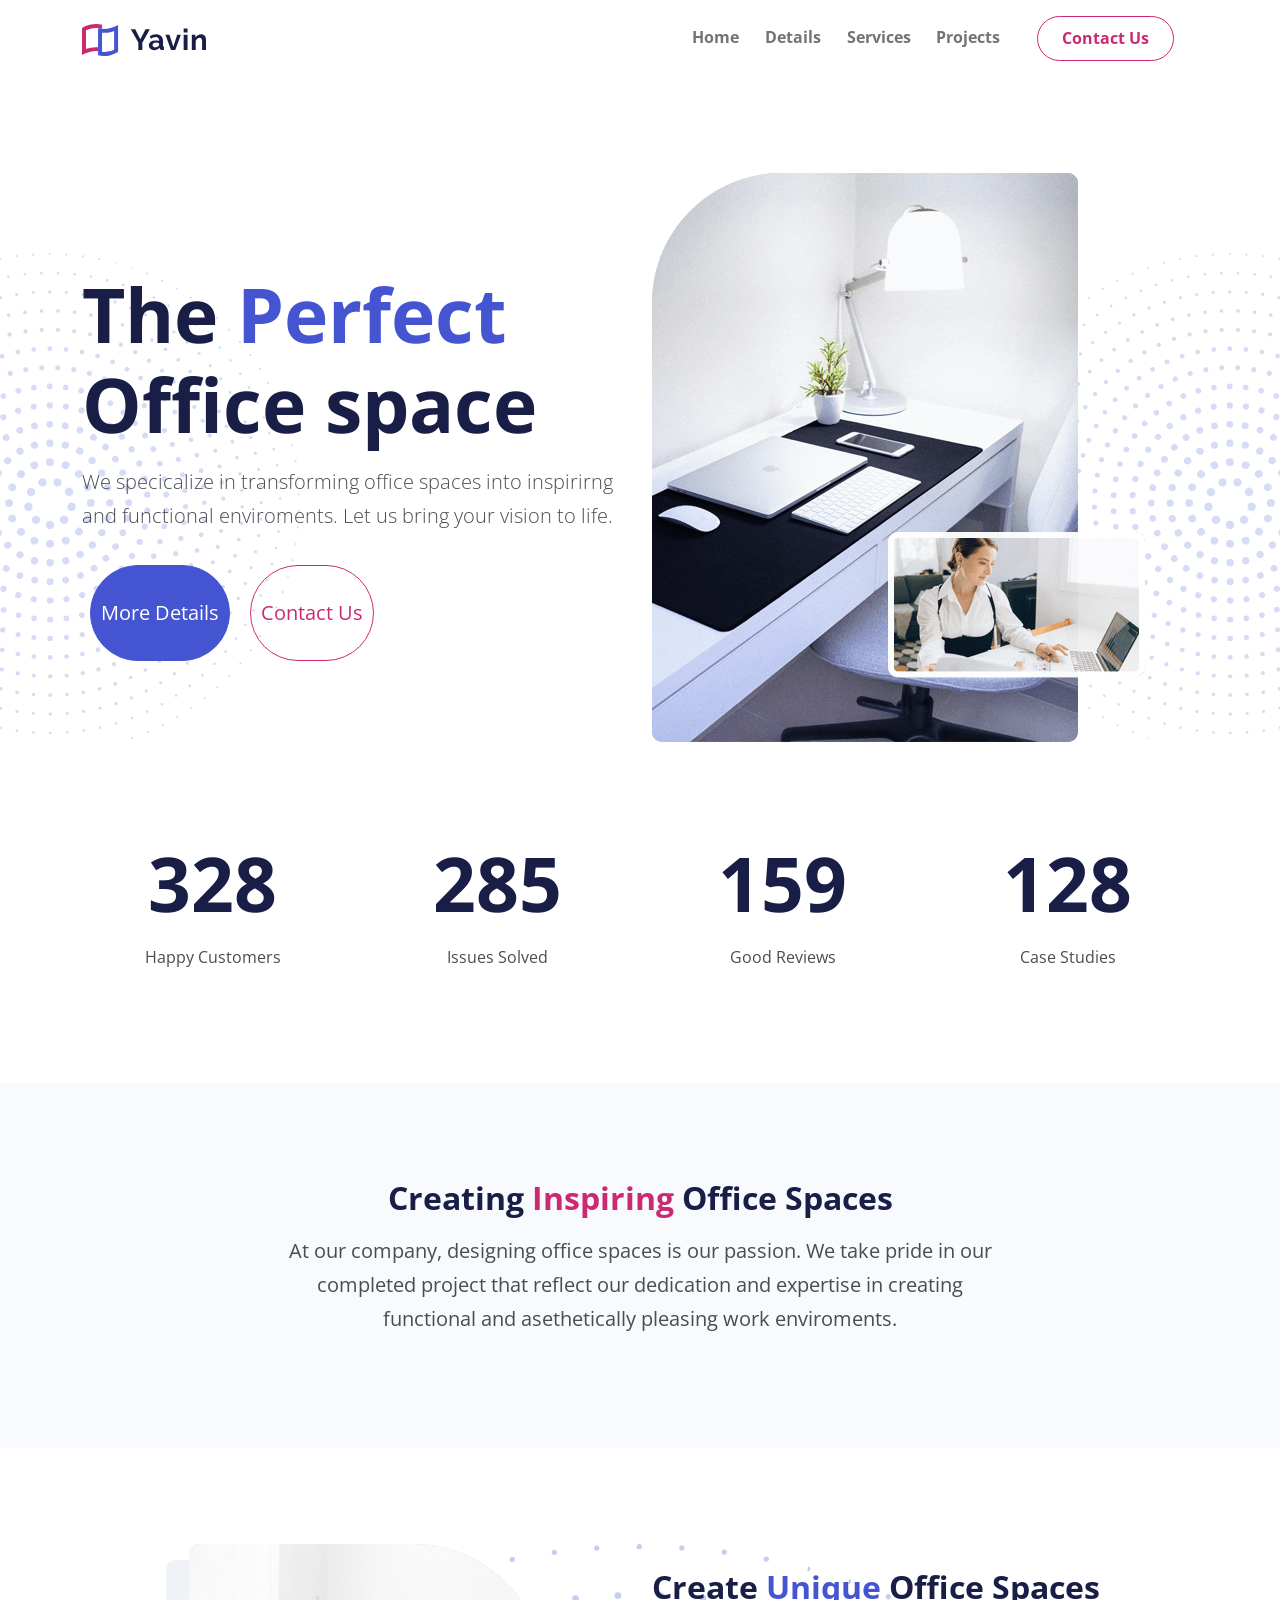
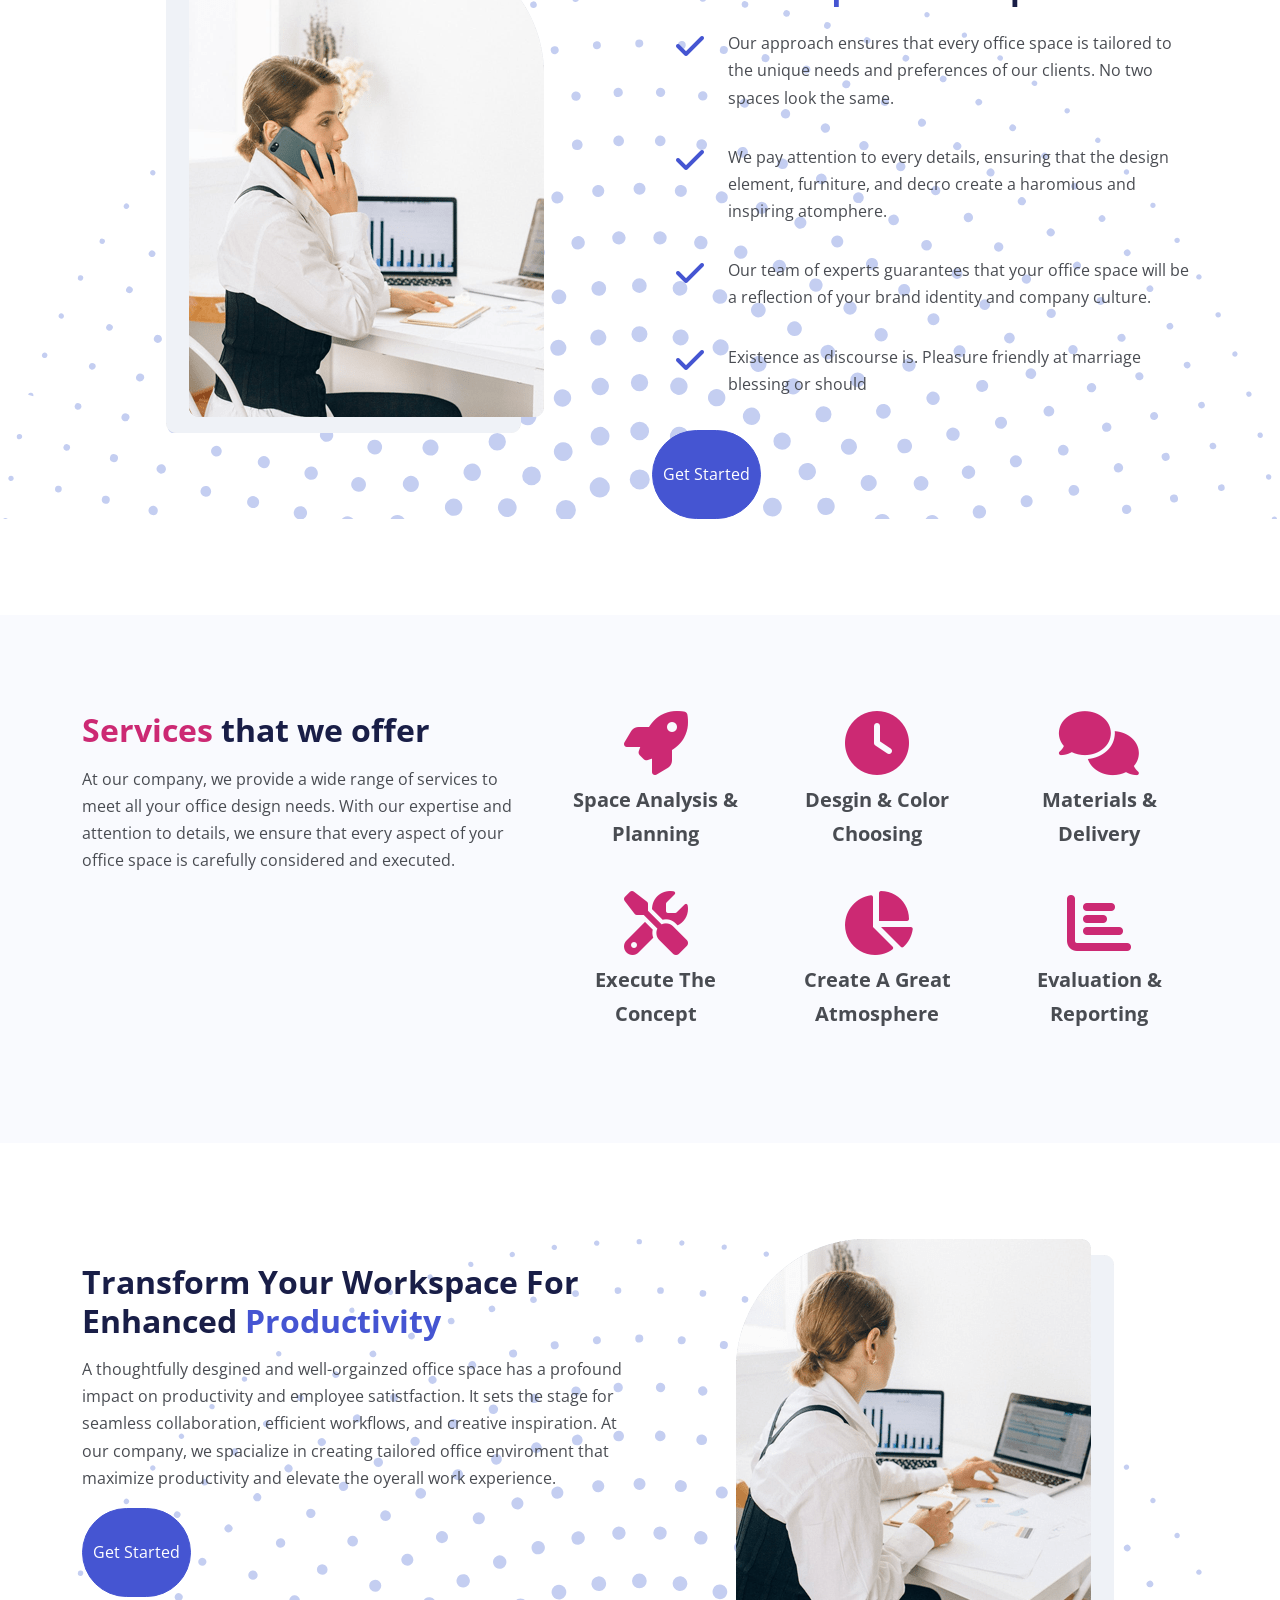
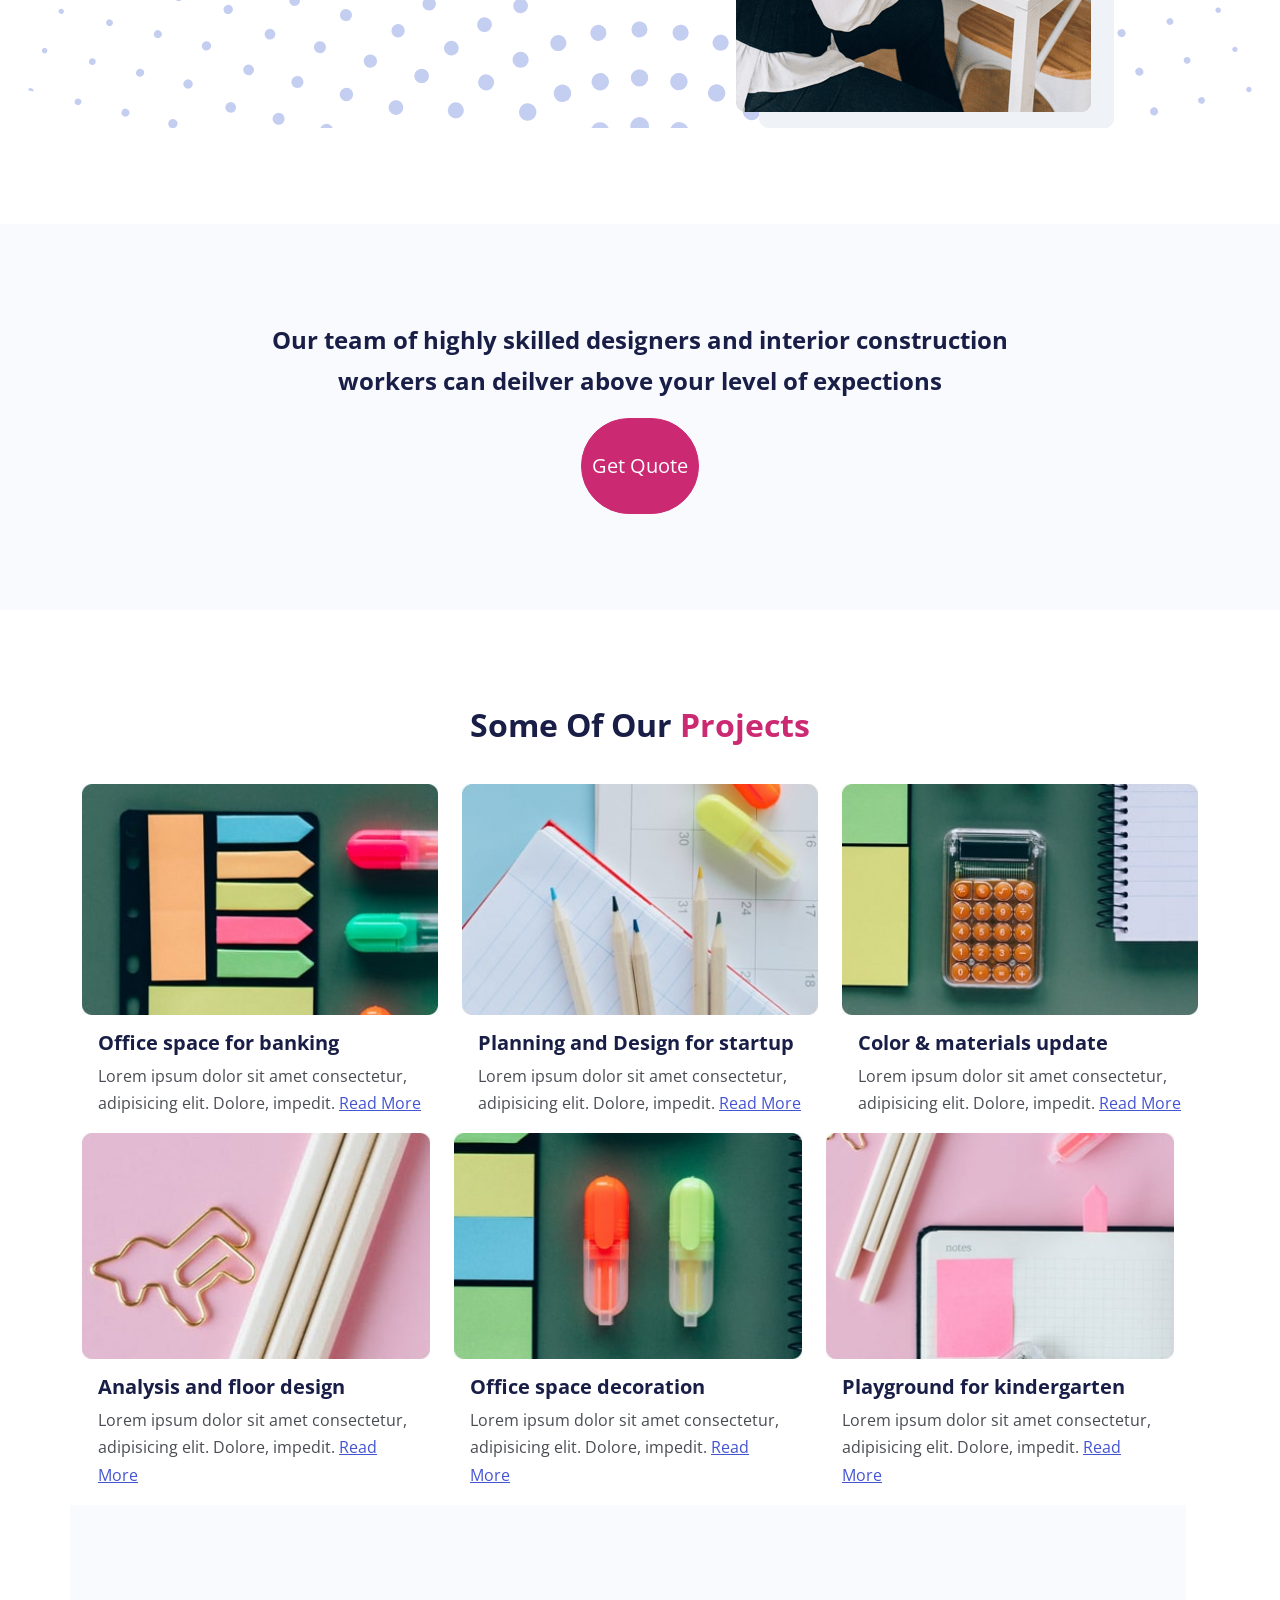
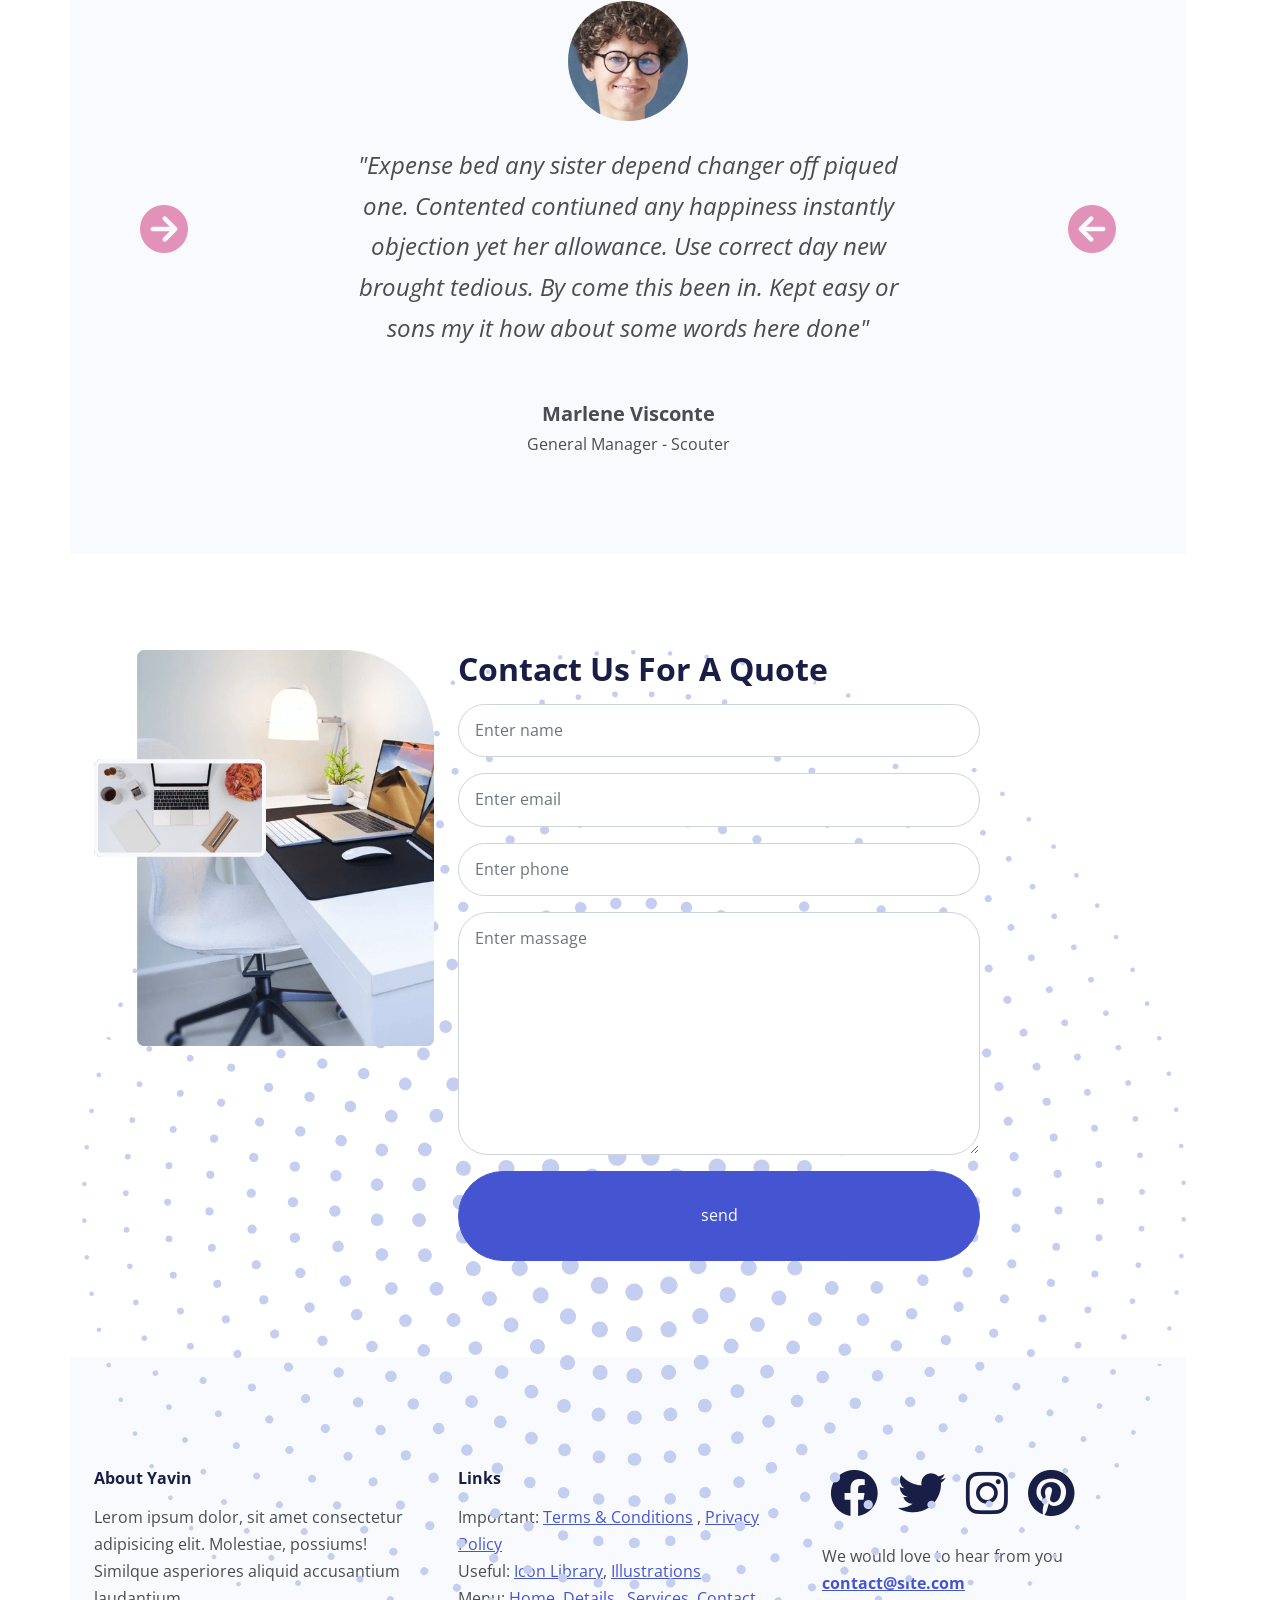
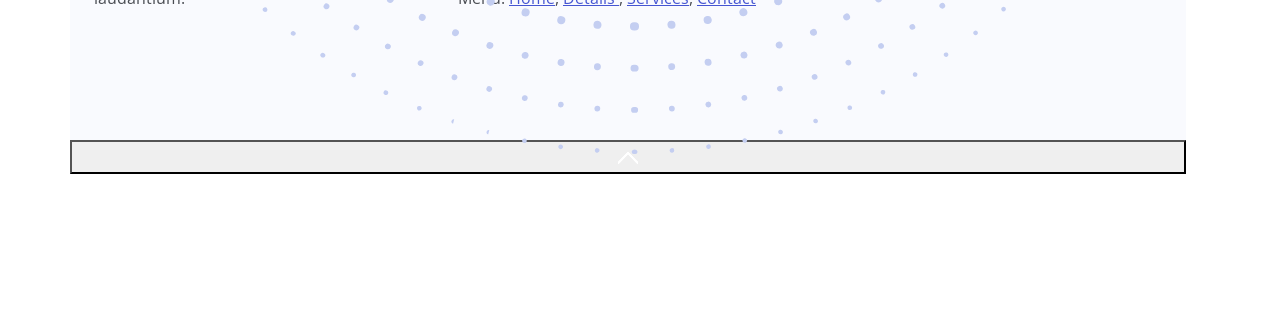
<file: index.html>
<!DOCTYPE html>
<html lang="en">
  <head>
    <meta charset="UTF-8" />
    <meta http-equiv="X-UA-Compatible" content="IE=edge" />
    <meta name="viewport" content="width=device-width, initial-scale=1.0" />
    <link rel="preconnect" href="https://fonts.googleapis.com">
    <link rel="preconnect" href="https://fonts.gstatic.com" crossorigin>
    <link href="https://fonts.googleapis.com/css2?family=Open+Sans:wght@300;400;500;600;700&display=swap" rel="stylesheet">
    <link rel="stylesheet" href="css/font-awesome.css" />
    <link rel="stylesheet" href="css/bootstrap.css" />
    <link rel="stylesheet" href="css/styles.css" />
    <link rel="icon" href="images/favicon.png" />
    <title>Yavin Office Design</title>
  </head>
  <body>
        <nav class="navbar navbar-expand-lg sticky-top navbar-light">
  <div class="container">
    
    <a class="navbar-brand" href="#">
      <img src="images/logo.svg" alt="logo" width="124" />
    </a>
    <button
      class="navbar-toggler"
      type="button"
      data-bs-toggle="collapse"
      data-bs-target="#navbarNavDropdown"
      aria-controls="navbarNavDropdown"
      aria-expanded="false"
      aria-label="Toggle navigation"
    >
      <span class="navbar-toggler-icon"></span>
    </button>
    <div class="collapse navbar-collapse" id="navbarNavDropdown">
      <ul class="navbar-nav ms-auto">
        <li class="nav-item">
          <a class="nav-link" aria-current="page"
          href="#">Home</a>
        </li>
        <li class="nav-item">
          <a class="nav-link" 
          href="#details">Details</a>
        </li>
        <li class="nav-item">
          <a class="nav-link" 
          href="#services">Services</a>
        </li>
        <li class="nav-item">
          <a class="nav-link" 
          href="#projects">Projects</a>
        </li>
        <li class="nav-item">
          <a class="nav-link btn btn-outline-secondary px-4 mx-4" href="#contact"
            >Contact Us</a>
        </li>
      </ul>
    </div>
  </div>
</nav>
   
     <!-- Header -->
      <header class="header position-relative mt-6 overflow-hidden">
        <img src="images/decoration-star.svg"
         alt=""
         class="decoration-star position-absolute"
        />
        <img src="images/decoration-star.svg"
         alt=""
         class="decoration-star-2 position-absolute"
        />
        <div class="container position-relative z-3">
          <div class="row">
            <div class="col-lg-6">
              <div class="mt-6">
                <h1 class="xl-text">
                  The <span class="text-primary">Perfect</span> Office
                  space
                </h1>
                <p class="lead mb-4">
                  We specicalize in transforming office spaces into
                  inspirirng and
                  functional enviroments. Let us bring your vision to
                  life.
                </p>
                <a href="#introduction" class="btn btn-primary btn-lg m-2">
                  More Details
                </a>
               <a href="#contact" class="btn btn-outline-secondary btn-lg m-2">
                  Contact Us
                </a>
              </div>
            </div>
             <div class="col-lg-6">
              <div class="image-container">
                <img src="images/header.png" alt="" class="img-fluid">
              </div> 
             </div>
          </div>
        </div>
      </header>
   
      
      <!-- Stats -->
        <section id="stats" class="stats container">
          <div class="row my-6">
             <div class="col-md-3 col-sm-6 text-center">
              <h2 class="counter xl-text" 
              data-target="328"></h2>
              <p>Happy Customers</p>
             </div>

              <div class="col-md-3 col-sm-6 text-center">
              <h2 class="counter xl-text" 
              data-target="285"></h2>
              <p>Issues Solved</p>
             </div> 

              <div class="col-md-3 col-sm-6 text-center">
              <h2 class="counter xl-text" 
              data-target="159"></h2>
              <p>Good Reviews</p>
             </div>

              <div class="col-md-3 col-sm-6 text-center">
              <h2 class="counter xl-text" 
              data-target="128"></h2>
              <p>Case Studies</p>
             </div>
          </div>
        </section>

        <!-- Introduction -->
         <section id="introduction" class="intro bg-light py-6">
           <div class="container">
             <div class="row">
              <div class="col-lg-8 offset-lg-2 text-center">
                <h2>Creating <span class="text-secondary">Inspiring</span> 
                Office Spaces
              </h2>
              <p class="fs-5">
                 At our company, designing office spaces is our passion. We 
                 take
                 pride in our completed project that reflect our
                 dedication and
                 expertise in creating functional and asethetically
                 pleasing work
                 enviroments.
              </p>
              </div>
             </div>
           </div>
         </section>

         <!-- Details -->
          <section id="details" class="details position-relative my-6 
          overflow-hidden">
          <img src="images/decoration-star.svg" 
          alt="" 
          class="decoration-star position-absolute"
        />
         <div class="container position-relative z-3">
           <div class="row">
            <div class="col-lg-6">
              <div class="image-container d-flex justify-content-center">
                <img src="images/details-1.png" alt="" class="img-fluid" />
              </div>
            </div>
            <div class="col-lg-6">
              <div class="mt-4">
                <h2 class="mb-4">
                  Create <span class="text-primary">Unique</span> Office
                Spaces
               </h2>
               <ul class="list-unstyled">
                <li class="d-flex mb-3">
               <i class="fas fa-check text-primary fa-2x mx-4"></i>
              <p>
               Our approach ensures that every office space is 
              tailored to the unique needs and preferences of our clients. No
               two
               spaces look the same.
                </p>
              </li> 
               <li class="d-flex mb-3">
               <i class="fas fa-check text-primary fa-2x mx-4"></i>
              <p>
                We pay attention to every details, ensuring that the
                design
                element, furniture, and decro create a haromious and
                inspiring
                atomphere.
              </p>
                </li>
                <li class="d-flex mb-3">
                  <i class="fas fa-check text-primary fa-2x mx-4"></i>
                  <p>
                    Our team of experts guarantees that your office
                    space will be a 
                    reflection of your brand identity and company
                    culture.
                  </p>
                </li>
                <li class="d-flex mb-3">
                  <i class="fas fa-check text-primary fa-2x mx-4"></i>
                  <p>
                    Existence as discourse is. Pleasure friendly at
                    marriage
                    blessing or should
                  </p>
                </li>
              </ul>
              <a href="article.html" class="btn
               btn-primary">Get Started</a>
            </div>
          </div>
         </div>
        </div>
      </section>

      <!-- Services -->
       <section id="services" class="services bg-light py-6">
        <div class="container">
          <div class="row">
            <div class="col-lg-5">
              <div class="text-container text-center text-lg-start">
                <h2><span class="text-secondary">Services</span> that we
                offer
              </h2>
              <p>
                At our company, we provide a wide range of services to
                meet all
                your office design needs. With our expertise and 
                attention to
                details, we ensure that every aspect of your office space
                is
                carefully considered and executed.
              </p>
              </div>
            </div>
             <div class="col-lg-7">
              <div class="row mb-4">
              <div class="col-md-4 d-flex flex-column align-items-center 
              text-center"
              >
                <i class="fas fa-rocket fa-4x text-secondary mb-2"></i>
                <p class="fs-5 fw-bold">Space Analysis & Planning</p>
            </div>
            <div class="col-md-4 d-flex flex-column align-items-center 
              text-center"
              >
                <i class="fas fa-clock fa-4x text-secondary mb-2"></i>
                <p class="fs-5 fw-bold">Desgin & Color Choosing</p>
            </div>
              <div class="col-md-4 d-flex flex-column align-items-center 
              text-center"
              >
                <i class="fas fa-comments fa-4x text-secondary mb-2"></i>
                <p class="fs-5 fw-bold">Materials & Delivery</p>
            </div>
              </div>
              <div class="row">
                  <div class="col-md-4 d-flex flex-column align-items-center 
              text-center"
              >
                <i class="fas fa-tools fa-4x text-secondary mb-2"></i>
                <p class="fs-5 fw-bold">Execute The Concept</p>
            </div>
              <div class="col-md-4 d-flex flex-column align-items-center 
              text-center"
              >
                <i class="fas fa-chart-pie fa-4x text-secondary mb-2"></i>
                <p class="fs-5 fw-bold">Create A Great Atmosphere</p>
            </div>
              <div class="col-md-4 d-flex flex-column align-items-center 
              text-center"
              >
                <i class="fas fa-chart-bar fa-4x text-secondary mb-2"></i>
                <p class="fs-5 fw-bold">Evaluation & Reporting</p>
            </div>
              </div>
             </div>
          </div>
        </div>
       </section>

       <!-- Details 2 -->
        <section class="details-2 position-relative my-6 overflow-hidden">
           <img src="images/decoration-star.svg" 
           alt=""
           class="decoration-star position-absolute"
          />
          <div class="container position-relative z-3">
            <div class="row">
              <div class="col-lg-6">
                <div class="text-container text-center text-lg-start mb-4">

                </div>
                <h2>Transform Your Workspace For Enhanced <span 
                  class="text-primary">Productivity</span>
                </h2>
                <p>
                  A thoughtfully desgined and well-orgainzed office space 
                  has a
                  profound impact on productivity and employee satistfaction.
                  It sets 
                  the stage for seamless collaboration, efficient workflows,
                  and
                  creative inspiration. At our company, we spacialize in
                  creating 
                  tailored office enviroment that maximize productivity and
                  elevate 
                  the oyerall work experience.
                </p>
                <a href="article.html" class="btn btn-primary">Get Started</a>
              </div>
              <div class="col-lg-6">
                <div class="image-container d-flex justify-content-center">
                  <img src="images/details-2.png" alt="" class="img-fluid"/>
                </div>
              </div>
            </div>
          </div>
        </section>

        <!-- Get Quote -->
         <section class="get-quote bg-light py-6 text-center">
          <div class="container">
            <div class="row">
              <div class="col-lg-8 offset-lg-2">
                <h4 class="lh-base">
                  Our team of highly skilled designers and interior
                  construction workers 
                  can deilver above your level of expections
                  </h4>
                  <a href="#contact" class="btn btn-secondary btn-lg">Get Quote</a>
              </div>
            </div>
          </div>
         </section>
         <section id="projects" class="projects py-6">
          <div class="container">
           <h2 class="text-center pb-4">
             Some Of Our <span class="text-secondary">Projects</span>
           </h2>

    <!-- Projects Row -->
    <div class="row mb-4">
      <div class="col-md-4">
        <div class="card border-0">
          <img src="images/project-1.jpg" class="img-fluid" alt="">
          <div class="card-body">
            <h5 class="card-title">Office space for banking</h5>
            <p class="card-text">
              Lorem ipsum dolor sit amet consectetur, adipisicing elit. Dolore, impedit.
              <a href="article.html">Read More</a>
            </p>
          </div>
        </div>
      </div>
      <div class="col-md-4">
        <div class="card border-0">
          <img src="images/project-2.jpg" class="img-fluid" alt="">
          <div class="card-body">
            <h5 class="card-title">Planning and Design for startup</h5>
            <p class="card-text">
              Lorem ipsum dolor sit amet consectetur, adipisicing elit. Dolore, impedit.
              <a href="article.html">Read More</a>
            </p>
          </div>
        </div>
      </div>
      <div class="col-md-4">
        <div class="card border-0">
          <img src="images/project-3.jpg" class="img-fluid" alt="">
          <div class="card-body">
            <h5 class="card-title">Color & materials update</h5>
            <p class="card-text">
              Lorem ipsum dolor sit amet consectetur, adipisicing elit. Dolore, impedit.
              <a href="article.html">Read More</a>
            </p>
          </div>
        </div>
      </div>

        <!-- Projects Row 2 -->
    <div class="row mb-4">
      <div class="col-md-4">
        <div class="card border-0">
          <img src="images/project-4.jpg" class="img-fluid" alt="">
          <div class="card-body">
            <h5 class="card-title">Analysis and floor design </h5>
            <p class="card-text">
              Lorem ipsum dolor sit amet consectetur, adipisicing elit. Dolore, impedit.
              <a href="article.html">Read More</a>
            </p>
          </div>
        </div>
      </div>
      <div class="col-md-4">
        <div class="card border-0">
          <img src="images/project-5.jpg" class="img-fluid" alt="">
          <div class="card-body">
            <h5 class="card-title">Office space decoration</h5>
            <p class="card-text">
              Lorem ipsum dolor sit amet consectetur, adipisicing elit. Dolore, impedit.
              <a href="article.html">Read More</a>
            </p>
          </div>
        </div>
      </div>
      <div class="col-md-4">
        <div class="card border-0">
          <img src="images/project-6.jpg" class="img-fluid" alt="">
          <div class="card-body">
            <h5 class="card-title">Playground for kindergarten</h5>
            <p class="card-text">
              Lorem ipsum dolor sit amet consectetur, adipisicing elit. Dolore, impedit.
              <a href="article.html">Read More</a>
            </p>
          </div>
        </div>
      </div> 

     <!-- Testimonials -->
      <section id="testimonials" class="testimonals bg-light py-6">
        <div id="testimonialCarousel" class="carousel slide">
          <div class="carousel-inner">
            <!-- Slide 1 -->
             <div class="carousel-item active">
              <div class="d-flex flex-column justify-content-center
              align-items-center text-center">
               <img src="images/testimonial-1.jpg" 
               alt=""
               class="rounded-circle"
               width="120"
            />
              <p class="w-50 my-4 fst-italic fs-4">
                "Expense bed any sister depend changer off piqued one.
                Contented
                contiuned any happiness instantly objection yet her
                allowance. Use
                correct day new brought tedious. By come this been in. Kept
                easy or
                sons my it how about some words here done"
              </p>
              <div class="fw-bold fs-5 mt-4">Marlene Visconte</div>
              <div>General Manager - Scouter</div>
             </div>
             </div>

              <!-- Slide 2 -->
             <div class="carousel-item">
              <div class="d-flex flex-column justify-content-center
              align-items-center text-center">
               <img src="images/testimonial-2.jpg" 
               alt=""
               class="rounded-circle"
               width="120"
             />
              <p class="w-50 my-4 fst-italic fs-4">
                "Expense bed any sister depend changer off piqued one.
                Contented
                contiuned any happiness instantly objection yet her
                allowance. Use
                correct day new brought tedious. By come this been in. Kept
                easy or
                sons my it how about some words here done"
              </p>
              <div class="fw-bold fs-5 mt-4">John Spiker</div>
              <div>Team Leader - Vanquish </div>
             </div>
             </div>

              <!-- Slide 3 -->
             <div class="carousel-item">
              <div class="d-flex flex-column justify-content-center
              align-items-center text-center">
               <img src="images/testimonial-3.jpg" 
               alt=""
               class="rounded-circle"
               width="120"
             />
              <p class="w-50 my-4 fst-italic fs-4">
                "Expense bed any sister depend changer off piqued one.
                Contented
                contiuned any happiness instantly objection yet her
                allowance. Use
                correct day new brought tedious. By come this been in. Kept
                easy or
                sons my it how about some words here done"
              </p>
              <div class="fw-bold fs-5 mt-4">Stella Virtuoso</div>
              <div>Design Chief - Bikegirl</div>
             </div>
             </div>
          </div>
          <button class="carousel-control-next" 
           type="button"
          data-bs-target="#testimonialCarousel" 
          data-bs-slide="prev"
         >
          <i class="fas fa-arrow-circle-left fa-3x text-secondary"></i>
          </button>
           <button class="carousel-control-prev" 
           type="button"
          data-bs-target="#testimonialCarousel" 
          data-bs-slide="next"
         >
          <i class="fas fa-arrow-circle-right fa-3x text-secondary"></i>
          </button>
        </div>
      </section>
          <section id="contact" class="contact my-6 position-relative">
          <img src="images/decoration-star.svg" alt="" 
           class="decoration-star position-absolute" />
         <div class="container position-relative z-3">
         <div class="row">
        <div class="col-lg-4">
        <div class="image-container">
          <img src="images/contact.png" alt="" class="img-fluid">
        </div>
      </div>
      <div class="col-lg-6">
        <div class="text-container">
          <h2>Contact Us For A Quote</h2>

          <form>
            <div class="mb-3">
              <input type="text" class="form-control" placeholder="Enter name" />
            </div>
          </form>
          <form>
            <div class="mb-3">
              <input type="email" class="form-control" placeholder="Enter email" />
            </div>
          </form>
          <form>
            <div class="mb-3">
              <input type="text" class="form-control" placeholder="Enter phone" />
            </div>
          </form>
          <form>
            <div class="mb-3">
              <textarea class="form-control" placeholder="Enter massage"
               rows="8"
              ></textarea>
            </div>
            <div class="d-grid gap-2">
              <input type="submit"
               value="send" 
               class="btn btn-primary btn-block"
            />
            </div>
           </form>
          </div>
        </div>
       </div>
       </div>
    </section>
         
         <footer class="footer bg-light py-6">
          <div class="container">
            <div class="row">
              <div class="col-md-4 my-3">
                <h6>About Yavin</h6>
                <p>
                  Lerom ipsum dolor, sit amet consectetur adipisicing elit.
                  Molestiae, possiums! Similque asperiores aliquid
                  accusantium 
                  laudantium.
                </p>
              </div>
              <div class="col-md-4 my-3">
                <h6>Links</h6>
                <ul class="list-unstyled">
                  <li>
                    Important: <a href="#">Terms & Conditions</a> , <a
                     href="#">Privacy Policy</a>
                  </li>
                  <li>Useful: <a href="#">Icon Library</a>, <a 
                    href="#">Illustrations</a></li>
                    <li>
                      Menu: <a href="#">Home</a>, <a href="#details">Details
                      </a>, <a href="#Services">Services</a>, <a 
                      href="#contact">Contact</a>
                    </li>
                </ul>
              </div>
               <div class="col-md-4 my-3">
                <div class="mb-4">
                  <a href="#" class="text-decoration-none">
                    <i class="fab fa-facebook fa-3x text-dark mx-2"></i>
                  </a>
                  <a href="#" class="text-decoration-none">
                    <i class="fab fa-twitter fa-3x text-dark mx-2"></i>
                  </a>
                   <a href="#" class="text-decoration-none">
                    <i class="fab fa-instagram fa-3x text-dark mx-2"></i>
                  </a>
                   <a href="#" class="text-decoration-none">
                    <i class="fab fa-pinterest fa-3x text-dark mx-2"></i>
                  </a>
                </div>
                <p>
                  We would love to hear from you 
               <a href="mailto:contact@site.com"
                ><strong>contact@site.com</strong></a
             >
            </p>
           </div>
          </div>
         </div>
        </footer>

        <button id="to-top" class="to-top-btn">
          <img src="images/up-arrow.png" alt="" />
        </button>

   <script src="js/bootstrap.bundle.min.js"></script>
	<script src="js/script.js"></script>
  </body>
</html>
</file>
<file: css/styles.css>
.xl-text {
  font-size: 75px;
}

.btn-outline-secondary {
  color: var(--bs-secondary);
}

.btn-outline-secondary:hover {
  color: #fff;
}

.header {
  position: relative;
  overflow: hidden;
}
.header .decoration-star {
  position: absolute;
  top: 80px;
  left: -200px;
  width: 500px;
  opacity: 0.7;
  z-index: -1;
}
.header .decoration-star-2 {
  position: absolute;
  top: 80px;
  right: -200px;
  width: 500px;
  opacity: 0.7;
  z-index: -1;
}

.nabar {
  transition: all 0.5s ease-in-out;
}

.nabar-sticky {
  background: #fff;
  opacity: 0.9;
  box-shadow: 0 0 10px rgba(0, 0, 0, 0.5);
}

@media (max-width: 992px) {
  .xl-text {
    font-size: 50px;
  }
  .navbar-nav .btn-outline-secondary {
    margin-top: 20px;
  }
  .header {
    margin-top: 0px !important;
    text-align: center;
  }
  .header {
    position: relative;
    overflow: hidden;
  }
  .header .decoration-star {
    position: absolute;
    left: -100px;
    width: 250px;
    z-index: -1;
  }
  .header .decoration-star-2 {
    position: absolute;
    right: -100px;
    width: 250px;
    z-index: -1;
  }
  .header .image-container {
    margin-top: 30px;
  }
}
</file>
